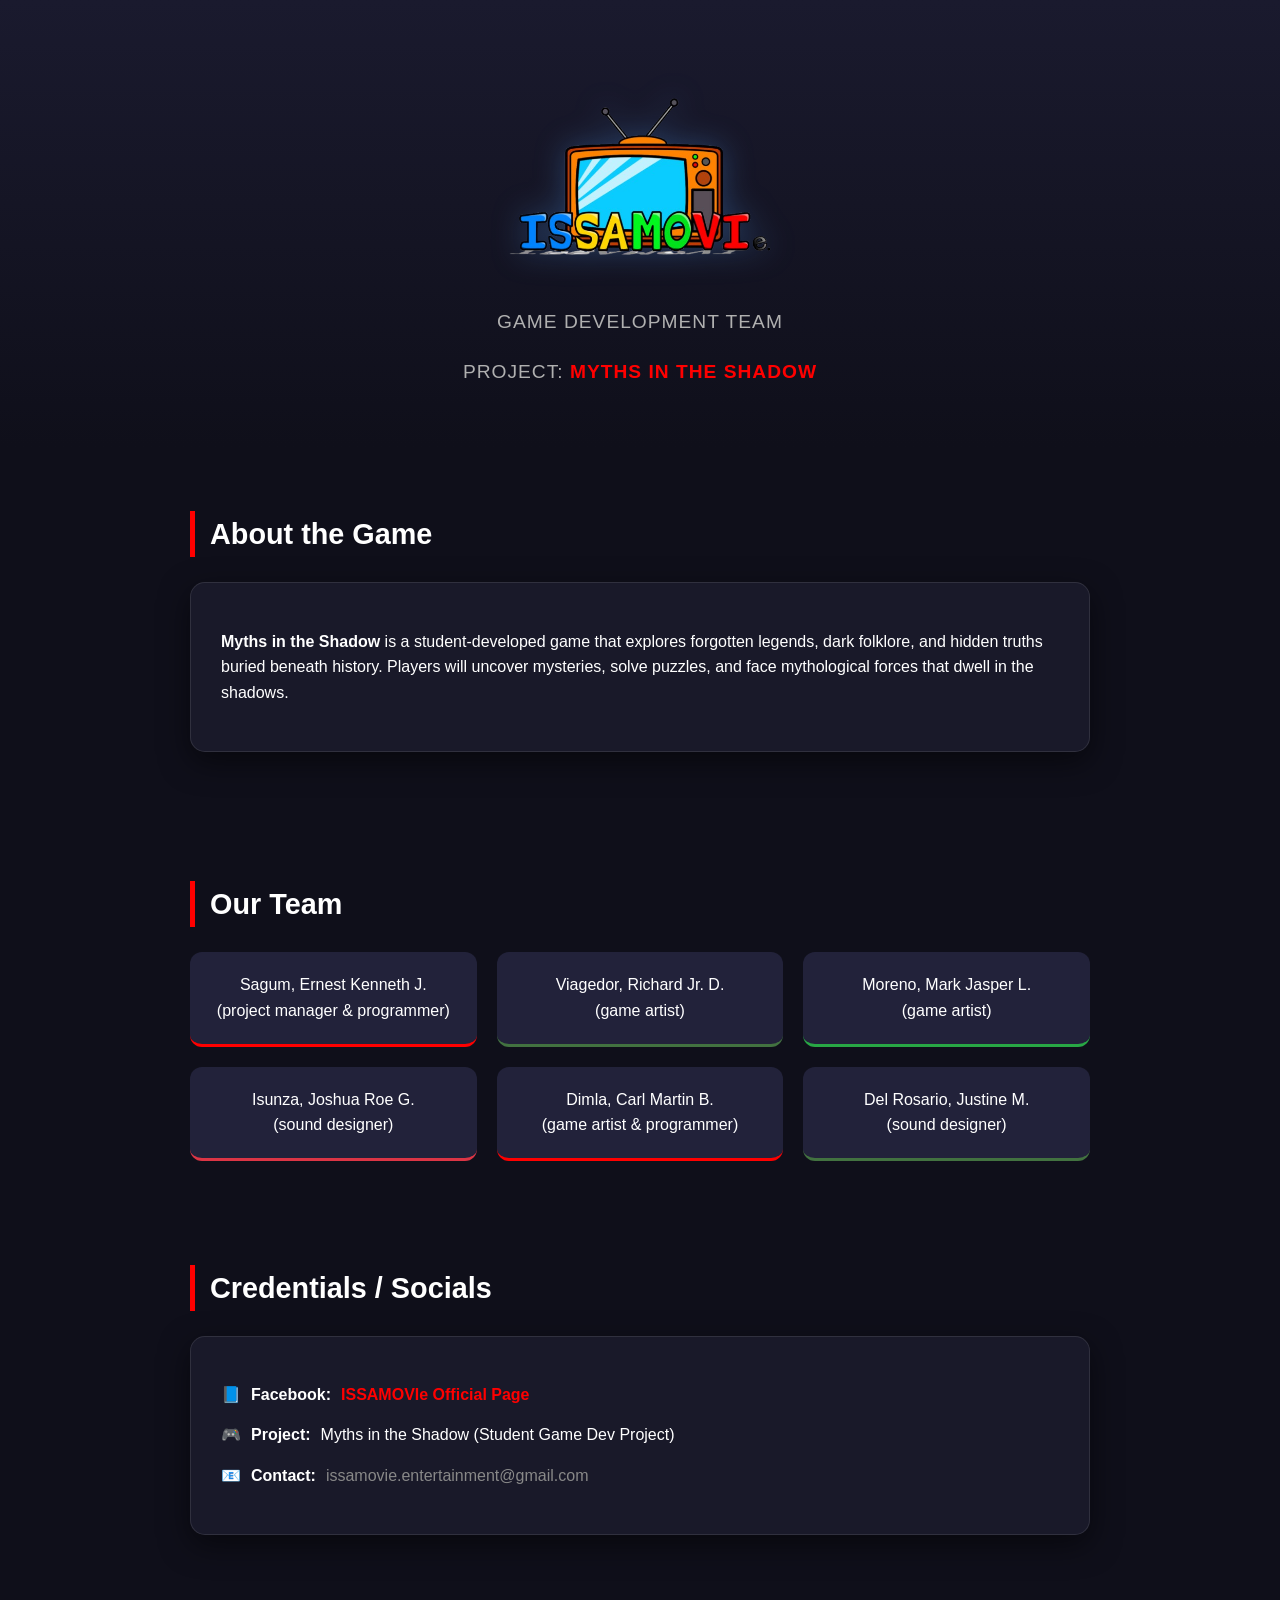
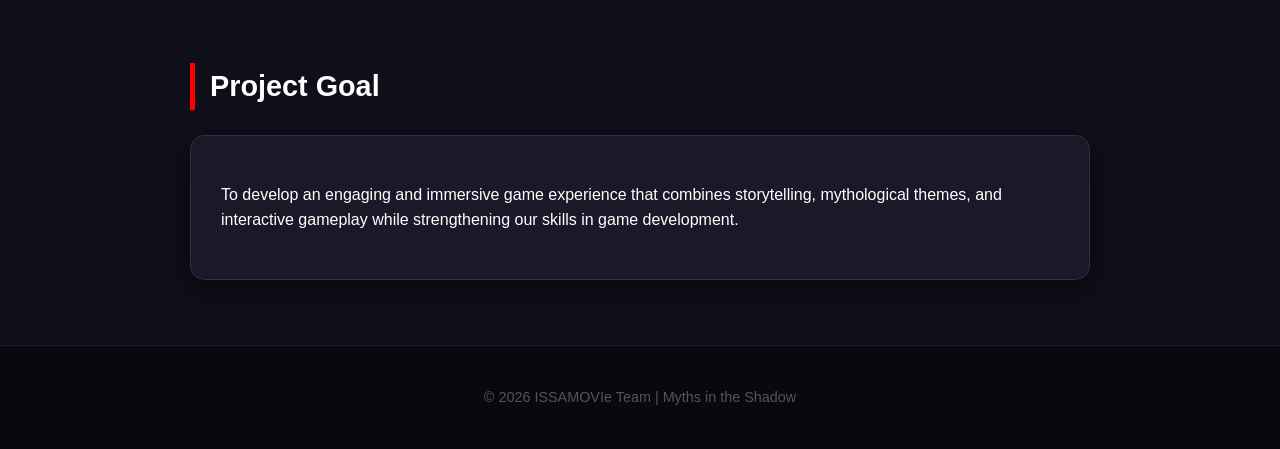
<file: index.html>
<!DOCTYPE html>
<html lang="en">
<head>
  <meta charset="UTF-8" />
  <meta name="viewport" content="width=device-width, initial-scale=1.0" />
  <title>ISSAMOVIe - Myths in the Shadow</title>
  <link rel="stylesheet" href="style.css">
</head>
<body>

  <header>
    <div class="logo-container">
      <img src="Screenshot 2026-01-10 161645.png" alt="ISSAMOVIe Logo">
    </div>
    <p>Game Development Team</p>
    <p>Project: <span class="highlight">Myths in the Shadow</span></p>
  </header>

  <section>
    <h2>About the Game</h2>
    <div class="card">
      <p>
        <strong>Myths in the Shadow</strong> is a student-developed game that explores forgotten legends,
        dark folklore, and hidden truths buried beneath history. Players will uncover mysteries,
        solve puzzles, and face mythological forces that dwell in the shadows.
      </p>
    </div>
  </section>

  <section>
    <h2>Our Team</h2>
    <div class="team">
      <div class="member">Sagum, Ernest Kenneth J. <br>(project manager & programmer)</br></div>
      <div class="member">Viagedor, Richard Jr. D. <br>(game artist)</br></div>
      <div class="member">Moreno, Mark Jasper L. <br>(game artist)</br></div>
      <div class="member">Isunza, Joshua Roe G. <br>(sound designer)</br></div>
      <div class="member">Dimla, Carl Martin B. <br>(game artist & programmer)</br></div>
      <div class="member">Del Rosario, Justine M. <br>(sound designer)</br></div>
    </div>
  </section>

  <section>
    <h2>Credentials / Socials</h2>
    <div class="card socials">
      <p>
        📘 <strong>Facebook:</strong>
        <a href="https://www.facebook.com/profile.php?id=61574077300916" target="_blank">
          ISSAMOVIe Official Page
        </a>
      </p>
      <p>
        🎮 <strong>Project:</strong> Myths in the Shadow (Student Game Dev Project)
      </p>
      <p>
        📧 <strong>Contact:</strong> <span style="color: #888;">issamovie.entertainment@gmail.com</span>
      </p>
    </div>
  </section>

  <section>
    <h2>Project Goal</h2>
    <div class="card">
      <p>
        To develop an engaging and immersive game experience that combines storytelling,
        mythological themes, and interactive gameplay while strengthening our skills in game development.
      </p>
    </div>
  </section>

  <footer>
    © 2026 ISSAMOVIe Team | Myths in the Shadow
  </footer>

  <script src="script.js"></script>
</body>
</html>
</file>
<file: style.css>
:root {
  --primary-blue: #ff0000;
  --primary-yellow: #427240;
  --primary-green: #28a745;
  --primary-red: #dc3545;
  --bg-dark: #0f0f1a;
  --card-bg: rgba(28, 28, 46, 0.8);
}

body {
  margin: 0;
  font-family: Calibri, Candara, Segoe, "Segoe UI", Optima, Arial, sans-serif;
  background: var(--bg-dark);
  color: #ffffff;
  line-height: 1.6;
}

header {
  background: linear-gradient(180deg, #1a1a2e 0%, #0f0f1a 100%);
  padding: 60px 20px 40px;
  text-align: center;
}

.logo-container {
  max-width: 300px;
  margin: 0 auto 20px;
  filter: drop-shadow(0 0 15px rgba(78, 154, 241, 0.3));
}

.logo-container img {
  width: 100%;
  height: auto;
}

header p {
  margin-top: 10px;
  font-size: 1.2em;
  color: #b0b0b0;
  text-transform: uppercase;
  letter-spacing: 1px;
}

section {
  padding: 40px 20px;
  max-width: 900px;
  margin: auto;
}

h2 {
  border-left: 5px solid var(--primary-blue);
  padding-left: 15px;
  margin-bottom: 25px;
  font-size: 1.8em;
}

.card {
  background: var(--card-bg);
  padding: 30px;
  border-radius: 15px;
  margin-bottom: 25px;
  border: 1px solid rgba(255, 255, 255, 0.1);
  box-shadow: 0 10px 30px rgba(0, 0, 0, 0.5);
}

.team {
  display: grid;
  grid-template-columns: repeat(auto-fit, minmax(220px, 1fr));
  gap: 20px;
}

.member {
  background: #22223a;
  padding: 20px;
  border-radius: 12px;
  text-align: center;
  transition: transform 0.3s ease;
  border-bottom: 3px solid transparent;
}

/* Brand colors for team cards */
.member:nth-child(1) { border-color: var(--primary-blue); }
.member:nth-child(2) { border-color: var(--primary-yellow); }
.member:nth-child(3) { border-color: var(--primary-green); }
.member:nth-child(4) { border-color: var(--primary-red); }
.member:nth-child(5) { border-color: var(--primary-blue); }
.member:nth-child(6) { border-color: var(--primary-yellow); }

.member:hover {
  transform: translateY(-5px);
}

.highlight {
  color: var(--primary-blue);
  font-weight: bold;
}

a {
  color: var(--primary-blue);
  text-decoration: none;
  font-weight: bold;
}

a:hover {
  color: #7abaff;
  text-decoration: underline;
}

.socials p {
  display: flex;
  align-items: center;
  gap: 10px;
  margin: 15px 0;
}

footer {
  text-align: center;
  padding: 40px 20px;
  background: #08080e;
  color: #555;
  font-size: 0.9em;
  border-top: 1px solid #1a1a2e;
}
</file>
